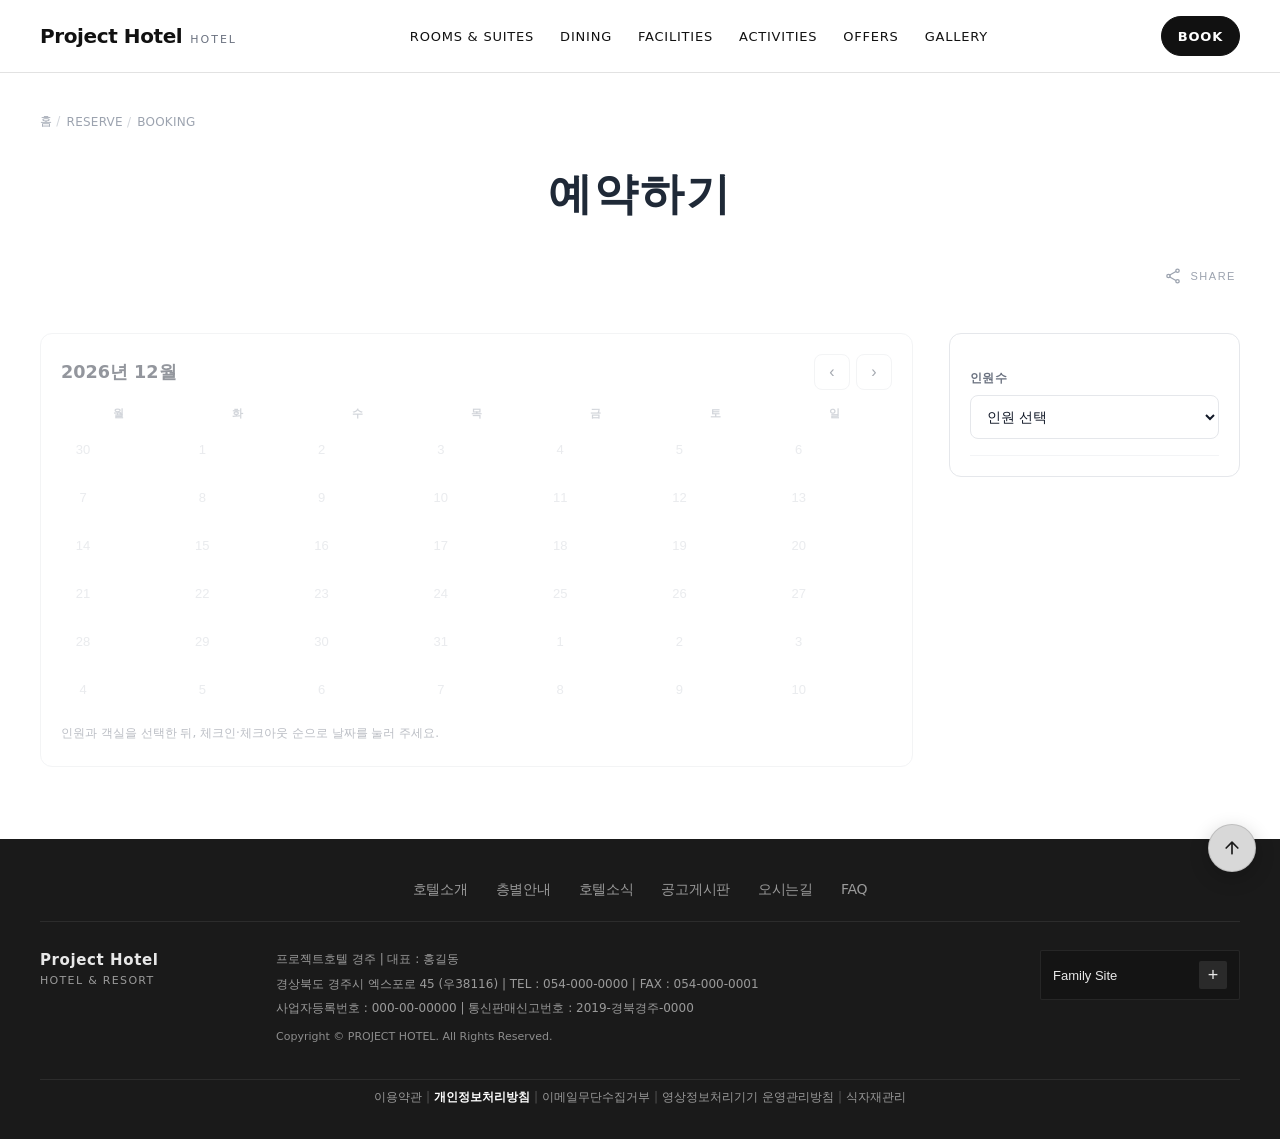
<file: reserve.html>
<!DOCTYPE html>
<html lang="ko">
<head>
    <meta charset="UTF-8">
    <meta name="viewport" content="width=device-width, initial-scale=1.0">
    <title>예약하기 — Project Hotel</title>
    <link rel="stylesheet" href="./css/header.css">
    <link rel="stylesheet" href="./css/footer.css">
    <link rel="stylesheet" href="./css/sub.css">
    <link rel="stylesheet" href="./css/reserve.css">
</head>
<body>
    <header class="site-header" role="banner" data-nav-open="false">
        <div class="mobile-overlay" data-nav-overlay aria-hidden="true"></div>
        <div class="container">
            <div class="header-inner">
                <a class="brand" href="./index.html" aria-label="Project Hotel 홈으로">
                    <span class="brand-title">Project Hotel</span>
                    <span class="brand-sub">Hotel</span>
                </a>
                <nav class="primary-nav" id="primaryNav" aria-label="주요 메뉴">
                    <ul class="nav-list">
                        <li><a class="nav-link" href="./sub01.html">ROOMS &amp; SUITES</a></li>
                        <li><a class="nav-link" href="./sub02.html">DINING</a></li>
                        <li><a class="nav-link" href="./sub03.html">FACILITIES</a></li>
                        <li><a class="nav-link" href="./sub04.html">ACTIVITIES</a></li>
                        <li><a class="nav-link" href="./sub05.html">OFFERS</a></li>
                        <li><a class="nav-link" href="./sub06.html">GALLERY</a></li>
                    </ul>
                </nav>
                <div class="header-actions">
                    <button class="btn btn-ghost nav-toggle" type="button" aria-label="메뉴 열기" aria-controls="primaryNav" aria-expanded="false" data-nav-toggle>
                        <span class="nav-toggle-inner" aria-hidden="true">
                            <span class="nav-toggle-bar"></span>
                            <span class="nav-toggle-bar"></span>
                            <span class="nav-toggle-bar"></span>
                        </span>
                    </button>
                    <a class="btn btn-primary" href="#book">BOOK</a>
                </div>
            </div>
        </div>
    </header>
    <main>
        <section class="sub-visual" aria-labelledby="subVisualTitle">
            <div class="sub-visual-inner">
                <nav class="sub-visual-breadcrumb" aria-label="현재 위치">
                    <ol>
                        <li><a href="./index.html">홈</a></li>
                        <li>RESERVE</li>
                        <li>BOOKING</li>
                    </ol>
                </nav>
                <h1 id="subVisualTitle" class="sub-visual-title">예약하기</h1>
                <button type="button" class="sub-visual-share" data-share aria-label="페이지 공유">
                    <svg viewBox="0 0 24 24" fill="none" stroke="currentColor" stroke-width="1.75" aria-hidden="true">
                        <circle cx="18" cy="5" r="2.25" />
                        <circle cx="6" cy="12" r="2.25" />
                        <circle cx="18" cy="19" r="2.25" />
                        <path d="M7.7 10.7 15.3 6.3M7.7 13.3l7.6 4.4" stroke-linecap="round" />
                    </svg>
                    <span>SHARE</span>
                </button>
            </div>
        </section>

        <section class="main-content reserve-page" aria-label="객실 예약">
            <div class="reserve-layout" data-reserve-root>
                <div class="reserve-calendar-wrap reserve-calendar-wrap--locked" data-calendar-wrap>
                    <div class="reserve-calendar-header">
                        <h2 class="reserve-calendar-title" id="reserveCalTitle">2026년 1월</h2>
                        <div class="reserve-cal-nav">
                            <button type="button" data-cal-prev aria-label="이전 달">‹</button>
                            <button type="button" data-cal-next aria-label="다음 달">›</button>
                        </div>
                    </div>
                    <div class="reserve-cal-weekdays" aria-hidden="true">
                        <span>월</span><span>화</span><span>수</span><span>목</span><span>금</span><span>토</span><span>일</span>
                    </div>
                    <div class="reserve-cal-grid" id="reserveCalGrid"></div>
                    <p class="reserve-cal-hint">인원과 객실을 선택한 뒤, 체크인·체크아웃 순으로 날짜를 눌러 주세요.</p>
                </div>

                <aside class="reserve-panel" aria-label="예약 정보 입력">
                    <div class="reserve-step" data-reserve-step="1">
                        <label class="reserve-step-label" for="reserveGuests">인원수</label>
                        <select id="reserveGuests" name="guests" autocomplete="off">
                            <option value="">인원 선택</option>
                            <option value="1">1명</option>
                            <option value="2">2명</option>
                            <option value="3">3명</option>
                            <option value="4">4명</option>
                            <option value="5">5명</option>
                            <option value="6">6명</option>
                        </select>
                    </div>

                    <div class="reserve-step" data-reserve-step="2" hidden>
                        <label class="reserve-step-label" for="reserveRoom">객실</label>
                        <select id="reserveRoom" name="room" disabled autocomplete="off">
                            <option value="">객실 유형 선택</option>
                            <option value="sky-deluxe-twin">스카이 디럭스 트윈</option>
                            <option value="deluxe-twin">디럭스 트윈</option>
                            <option value="sky-deluxe-double">스카이 디럭스 더블</option>
                            <option value="premier-twin">프리미어 트윈</option>
                            <option value="suite-family">스위트 패밀리</option>
                            <option value="exec-deluxe">이그제큐티브 디럭스</option>
                            <option value="family-twin">패밀리 트윈</option>
                            <option value="royal-suite">로얄 스위트</option>
                        </select>
                    </div>

                    <div class="reserve-step" data-reserve-step="3" hidden>
                        <span class="reserve-step-label">날짜 선택</span>
                        <div id="reserveDateSummary" class="reserve-date-summary" role="status">인원을 먼저 선택해 주세요.</div>
                    </div>

                    <div class="reserve-step" data-reserve-step="4" hidden>
                        <button type="button" class="reserve-submit" id="reserveSubmit" disabled>예약하기</button>
                    </div>
                </aside>
            </div>
        </section>
    </main>

    <footer class="site-footer" role="contentinfo">
        <div id="book" class="footer-book-anchor" aria-hidden="true"></div>
        <div class="footer-inner">
            <nav class="footer-top-nav" aria-label="푸터 안내 링크">
                <ul class="footer-top-list">
                    <li><a href="#">호텔소개</a></li>
                    <li><a href="#">층별안내</a></li>
                    <li><a href="#">호텔소식</a></li>
                    <li><a href="#">공고게시판</a></li>
                    <li><a href="#">오시는길</a></li>
                    <li><a href="#">FAQ</a></li>
                </ul>
            </nav>
            <hr class="footer-divider" />
            <div class="footer-main">
                <p class="footer-logo">Project Hotel<span>Hotel &amp; Resort</span></p>
                <div class="footer-info">
                    <p>프로젝트호텔 경주 | 대표 : 홍길동</p>
                    <p>경상북도 경주시 엑스포로 45 (우38116) | TEL : 054-000-0000 | FAX : 054-000-0001</p>
                    <p>사업자등록번호 : 000-00-00000 | 통신판매신고번호 : 2019-경북경주-0000</p>
                    <p class="footer-copy">Copyright © PROJECT HOTEL. All Rights Reserved.</p>
                </div>
                <div class="footer-family" data-family-site>
                    <button type="button" class="footer-family-toggle" data-family-toggle aria-expanded="false" aria-haspopup="true" aria-controls="footerFamilyList">
                        Family Site<span class="footer-family-icon" aria-hidden="true">+</span>
                    </button>
                    <ul id="footerFamilyList" class="footer-family-list" data-family-list hidden>
                        <li><a href="#" target="_blank" rel="noopener noreferrer">그룹 공식 사이트</a></li>
                        <li><a href="#" target="_blank" rel="noopener noreferrer">제휴 리조트</a></li>
                        <li><a href="#" target="_blank" rel="noopener noreferrer">멤버십 프로그램</a></li>
                    </ul>
                </div>
            </div>
            <nav class="footer-legal" aria-label="법적 고지">
                <a href="#">이용약관</a><span class="footer-legal-sep" aria-hidden="true">|</span>
                <a href="#" class="is-emphasis">개인정보처리방침</a><span class="footer-legal-sep" aria-hidden="true">|</span>
                <a href="#">이메일무단수집거부</a><span class="footer-legal-sep" aria-hidden="true">|</span>
                <a href="#">영상정보처리기기 운영관리방침</a><span class="footer-legal-sep" aria-hidden="true">|</span>
                <a href="#">식자재관리</a>
            </nav>
        </div>
        <button type="button" class="footer-back-top" data-back-top aria-label="맨 위로">
            <svg viewBox="0 0 24 24" fill="none" stroke="currentColor" stroke-width="2" aria-hidden="true">
                <path d="M12 19V5M5 12l7-7 7 7" stroke-linecap="round" stroke-linejoin="round" />
            </svg>
        </button>
    </footer>
    <script src="./js/header.js" defer></script>
    <script src="./js/sections.js" defer></script>
    <script src="./js/footer.js" defer></script>
    <script src="./js/sub.js" defer></script>
    <script src="./js/reserve.js" defer></script>
</body>
</html>
</file>
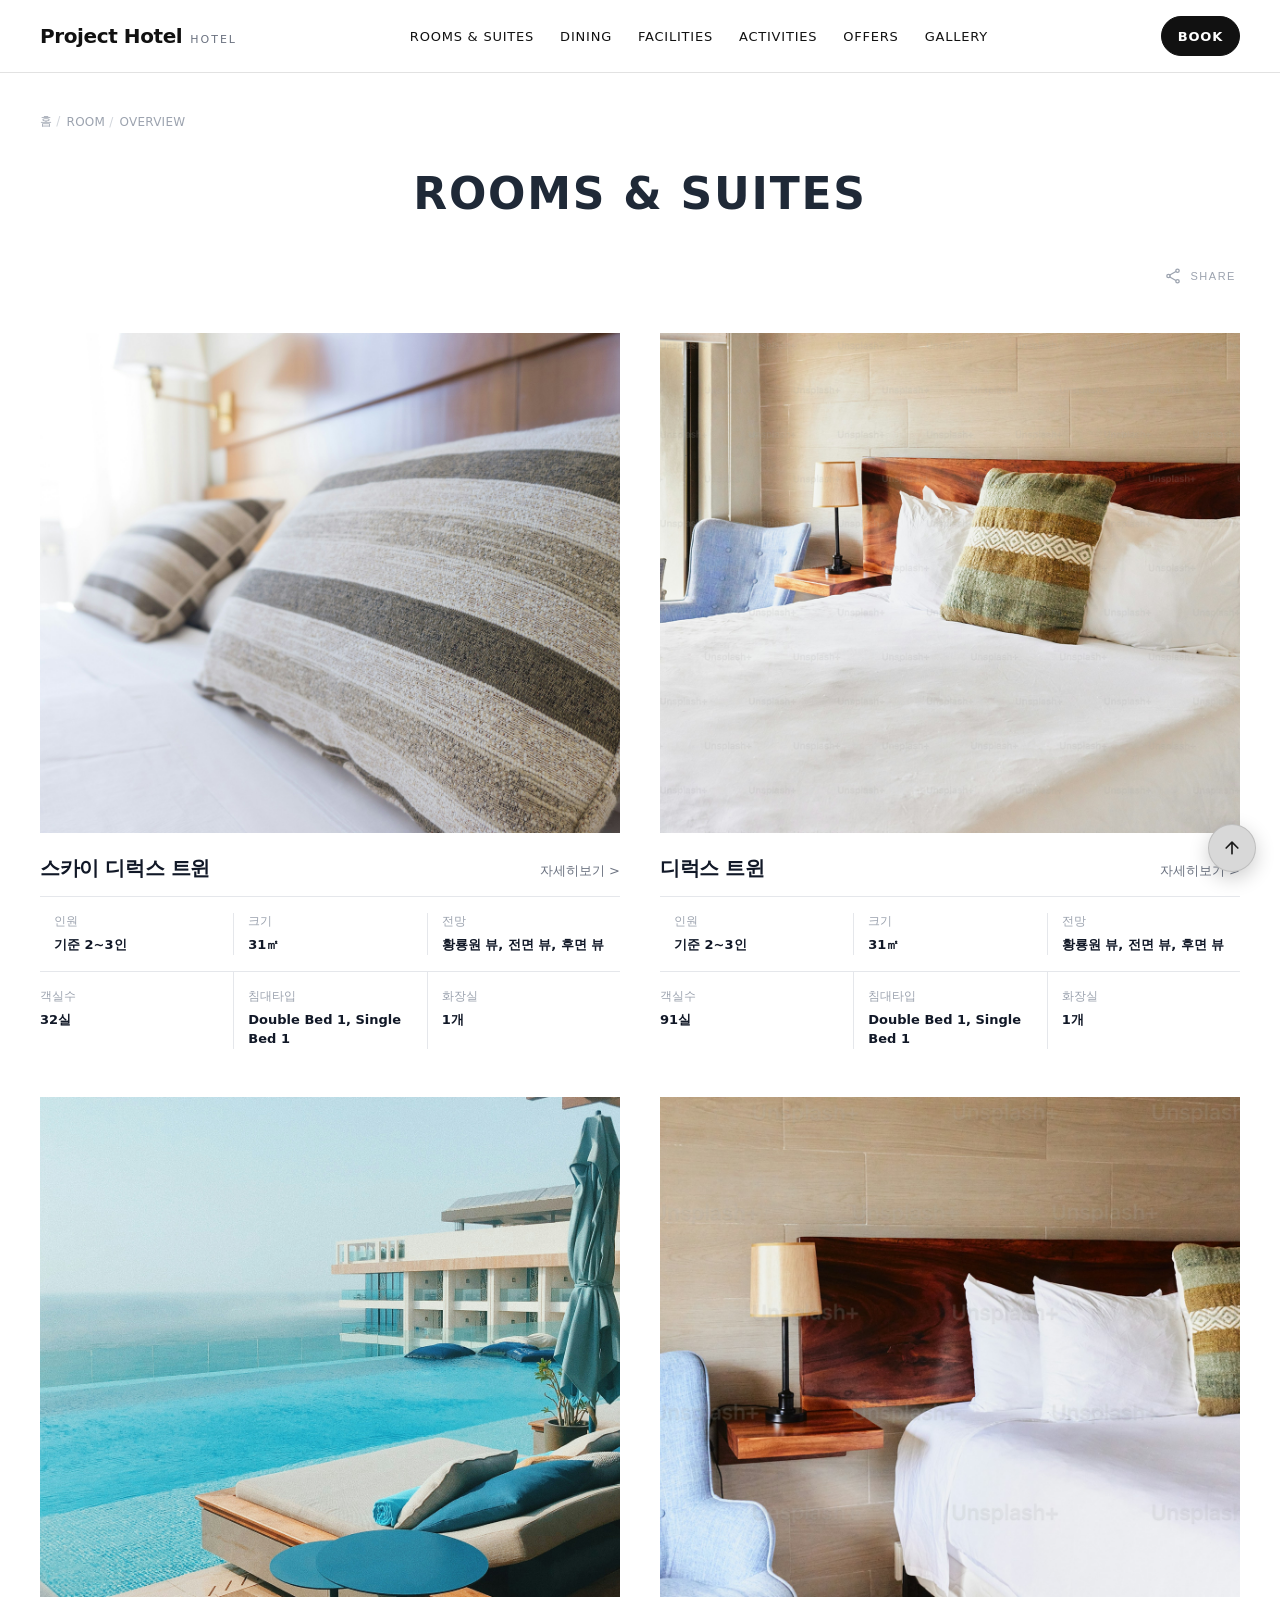
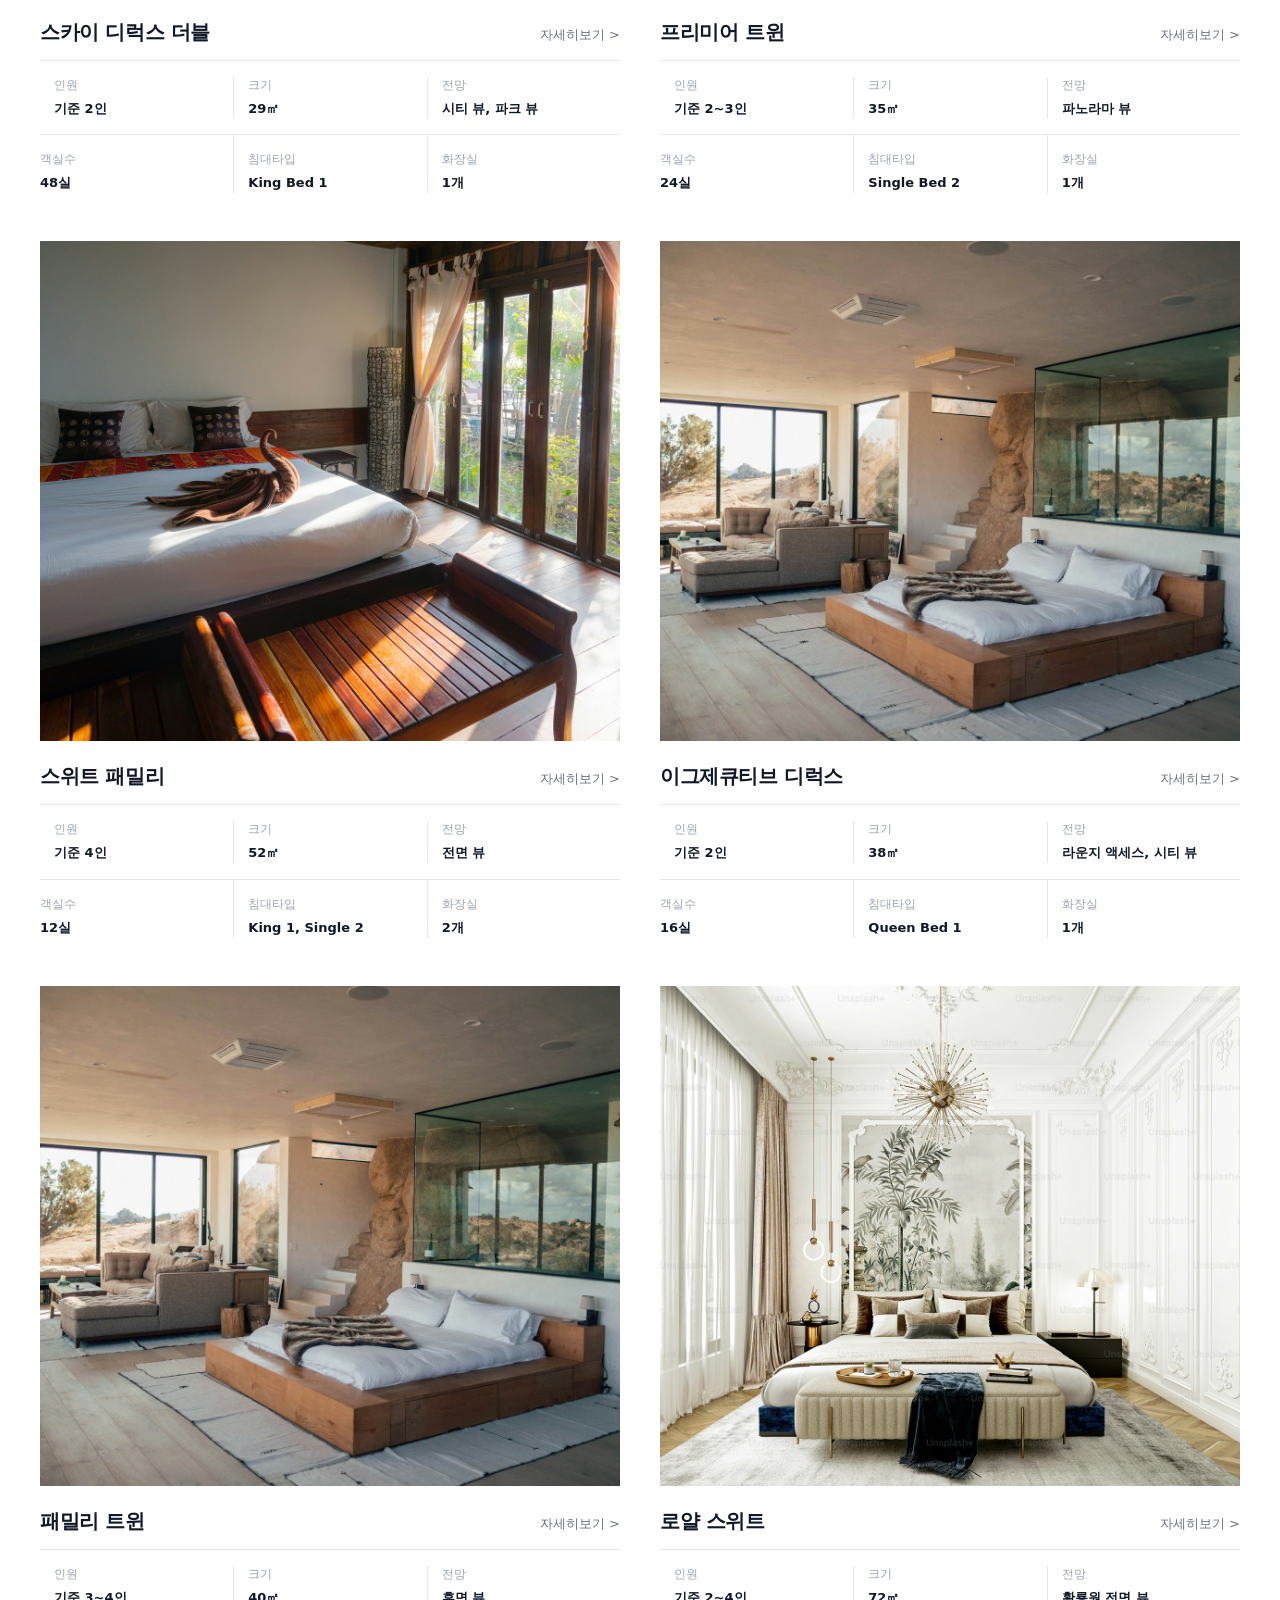
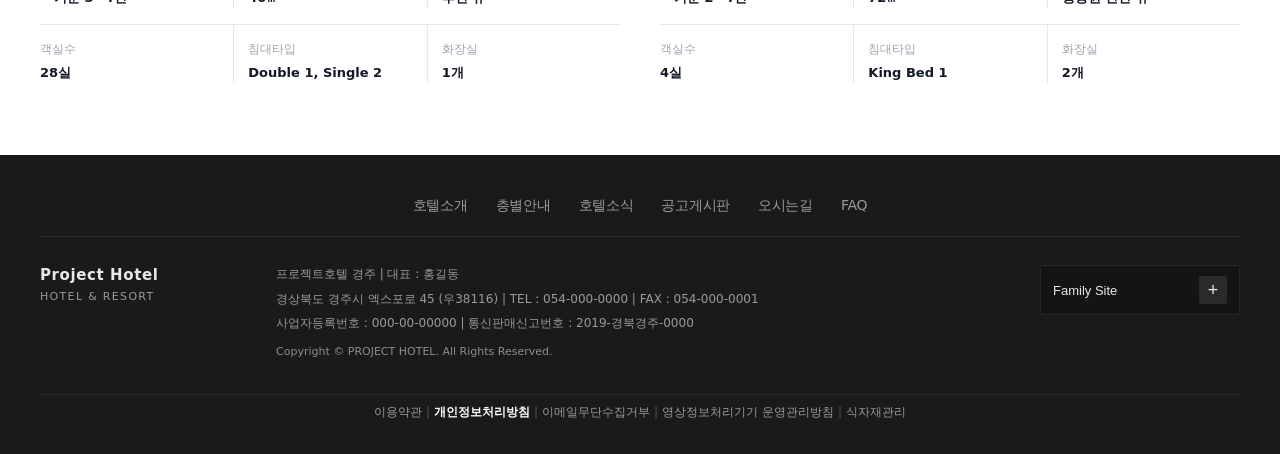
<file: sub01.html>
<!DOCTYPE html>
<html lang="ko">
<head>
    <meta charset="UTF-8">
    <meta name="viewport" content="width=device-width, initial-scale=1.0">
    <title>ROOMS &amp; SUITES — Project Hotel</title>
    <link rel="stylesheet" href="./css/header.css">
    <link rel="stylesheet" href="./css/footer.css">
    <link rel="stylesheet" href="./css/sub.css">
</head>
<body>
    <header class="site-header" role="banner" data-nav-open="false">
        <div class="mobile-overlay" data-nav-overlay aria-hidden="true"></div>
        <div class="container">
            <div class="header-inner">
                <a class="brand" href="./index.html" aria-label="Project Hotel 홈으로">
                    <span class="brand-title">Project Hotel</span>
                    <span class="brand-sub">Hotel</span>
                </a>

                <nav class="primary-nav" id="primaryNav" aria-label="주요 메뉴">
                    <ul class="nav-list">
                        <li><a class="nav-link" href="./sub01.html">ROOMS &amp; SUITES</a></li>
                        <li><a class="nav-link" href="./sub02.html">DINING</a></li>
                        <li><a class="nav-link" href="./sub03.html">FACILITIES</a></li>
                        <li><a class="nav-link" href="./sub04.html">ACTIVITIES</a></li>
                        <li><a class="nav-link" href="./sub05.html">OFFERS</a></li>
                        <li><a class="nav-link" href="./sub06.html">GALLERY</a></li>
                    </ul>
                </nav>

                <div class="header-actions">
                    <button
                        class="btn btn-ghost nav-toggle"
                        type="button"
                        aria-label="메뉴 열기"
                        aria-controls="primaryNav"
                        aria-expanded="false"
                        data-nav-toggle
                    >
                        <span class="nav-toggle-inner" aria-hidden="true">
                            <span class="nav-toggle-bar"></span>
                            <span class="nav-toggle-bar"></span>
                            <span class="nav-toggle-bar"></span>
                        </span>
                    </button>
                    <a class="btn btn-primary" href="#book">BOOK</a>
                </div>
            </div>
        </div>
    </header>
    <main>
        <section class="sub-visual" aria-labelledby="subVisualTitle">
            <div class="sub-visual-inner">
                <nav class="sub-visual-breadcrumb" aria-label="현재 위치">
                    <ol>
                        <li><a href="./index.html">홈</a></li>
                        <li>ROOM</li>
                        <li>OVERVIEW</li>
                    </ol>
                </nav>
                <h1 id="subVisualTitle" class="sub-visual-title">ROOMS &amp; SUITES</h1>
                <button type="button" class="sub-visual-share" data-share aria-label="페이지 공유">
                    <svg viewBox="0 0 24 24" fill="none" stroke="currentColor" stroke-width="1.75" aria-hidden="true">
                        <circle cx="18" cy="5" r="2.25" />
                        <circle cx="6" cy="12" r="2.25" />
                        <circle cx="18" cy="19" r="2.25" />
                        <path d="M7.7 10.7 15.3 6.3M7.7 13.3l7.6 4.4" stroke-linecap="round" />
                    </svg>
                    <span>SHARE</span>
                </button>
            </div>
        </section>
        <section class="main-content" aria-label="객실 소개">
            <div class="main-content-inner">
                <ul class="room-grid">
                    <li>
                        <article class="room-card">
                            <a class="room-card__media" href="#">
                                <img src="./img/room_01.png" width="800" height="500" alt="스카이 디럭스 트윈 객실" />
                            </a>
                            <div class="room-card__head">
                                <h2 class="room-card__title">스카이 디럭스 트윈</h2>
                                <a class="room-card__link" href="#">자세히보기 &gt;</a>
                            </div>
                            <hr class="room-card__rule" />
                            <dl class="room-spec-grid">
                                <div class="room-spec"><dt>인원</dt><dd>기준 2~3인</dd></div>
                                <div class="room-spec"><dt>크기</dt><dd>31㎡</dd></div>
                                <div class="room-spec"><dt>전망</dt><dd>황룡원 뷰, 전면 뷰, 후면 뷰</dd></div>
                                <div class="room-spec"><dt>객실수</dt><dd>32실</dd></div>
                                <div class="room-spec"><dt>침대타입</dt><dd>Double Bed 1, Single Bed 1</dd></div>
                                <div class="room-spec"><dt>화장실</dt><dd>1개</dd></div>
                            </dl>
                        </article>
                    </li>
                    <li>
                        <article class="room-card">
                            <a class="room-card__media" href="#">
                                <img src="./img/room_02.png" width="800" height="500" alt="디럭스 트윈 객실" />
                            </a>
                            <div class="room-card__head">
                                <h2 class="room-card__title">디럭스 트윈</h2>
                                <a class="room-card__link" href="#">자세히보기 &gt;</a>
                            </div>
                            <hr class="room-card__rule" />
                            <dl class="room-spec-grid">
                                <div class="room-spec"><dt>인원</dt><dd>기준 2~3인</dd></div>
                                <div class="room-spec"><dt>크기</dt><dd>31㎡</dd></div>
                                <div class="room-spec"><dt>전망</dt><dd>황룡원 뷰, 전면 뷰, 후면 뷰</dd></div>
                                <div class="room-spec"><dt>객실수</dt><dd>91실</dd></div>
                                <div class="room-spec"><dt>침대타입</dt><dd>Double Bed 1, Single Bed 1</dd></div>
                                <div class="room-spec"><dt>화장실</dt><dd>1개</dd></div>
                            </dl>
                        </article>
                    </li>
                    <li>
                        <article class="room-card">
                            <a class="room-card__media" href="#">
                                <img src="./img/room_03.png" width="800" height="500" alt="스카이 디럭스 더블 객실" />
                            </a>
                            <div class="room-card__head">
                                <h2 class="room-card__title">스카이 디럭스 더블</h2>
                                <a class="room-card__link" href="#">자세히보기 &gt;</a>
                            </div>
                            <hr class="room-card__rule" />
                            <dl class="room-spec-grid">
                                <div class="room-spec"><dt>인원</dt><dd>기준 2인</dd></div>
                                <div class="room-spec"><dt>크기</dt><dd>29㎡</dd></div>
                                <div class="room-spec"><dt>전망</dt><dd>시티 뷰, 파크 뷰</dd></div>
                                <div class="room-spec"><dt>객실수</dt><dd>48실</dd></div>
                                <div class="room-spec"><dt>침대타입</dt><dd>King Bed 1</dd></div>
                                <div class="room-spec"><dt>화장실</dt><dd>1개</dd></div>
                            </dl>
                        </article>
                    </li>
                    <li>
                        <article class="room-card">
                            <a class="room-card__media" href="#">
                                <img src="./img/room_04.png" width="800" height="500" alt="프리미어 트윈 객실" />
                            </a>
                            <div class="room-card__head">
                                <h2 class="room-card__title">프리미어 트윈</h2>
                                <a class="room-card__link" href="#">자세히보기 &gt;</a>
                            </div>
                            <hr class="room-card__rule" />
                            <dl class="room-spec-grid">
                                <div class="room-spec"><dt>인원</dt><dd>기준 2~3인</dd></div>
                                <div class="room-spec"><dt>크기</dt><dd>35㎡</dd></div>
                                <div class="room-spec"><dt>전망</dt><dd>파노라마 뷰</dd></div>
                                <div class="room-spec"><dt>객실수</dt><dd>24실</dd></div>
                                <div class="room-spec"><dt>침대타입</dt><dd>Single Bed 2</dd></div>
                                <div class="room-spec"><dt>화장실</dt><dd>1개</dd></div>
                            </dl>
                        </article>
                    </li>
                    <li>
                        <article class="room-card">
                            <a class="room-card__media" href="#">
                                <img src="./img/room_05.png" width="800" height="500" alt="스위트 패밀리 객실" />
                            </a>
                            <div class="room-card__head">
                                <h2 class="room-card__title">스위트 패밀리</h2>
                                <a class="room-card__link" href="#">자세히보기 &gt;</a>
                            </div>
                            <hr class="room-card__rule" />
                            <dl class="room-spec-grid">
                                <div class="room-spec"><dt>인원</dt><dd>기준 4인</dd></div>
                                <div class="room-spec"><dt>크기</dt><dd>52㎡</dd></div>
                                <div class="room-spec"><dt>전망</dt><dd>전면 뷰</dd></div>
                                <div class="room-spec"><dt>객실수</dt><dd>12실</dd></div>
                                <div class="room-spec"><dt>침대타입</dt><dd>King 1, Single 2</dd></div>
                                <div class="room-spec"><dt>화장실</dt><dd>2개</dd></div>
                            </dl>
                        </article>
                    </li>
                    <li>
                        <article class="room-card">
                            <a class="room-card__media" href="#">
                                <img src="./img/room_06.png" width="800" height="500" alt="이그제큐티브 디럭스 객실" />
                            </a>
                            <div class="room-card__head">
                                <h2 class="room-card__title">이그제큐티브 디럭스</h2>
                                <a class="room-card__link" href="#">자세히보기 &gt;</a>
                            </div>
                            <hr class="room-card__rule" />
                            <dl class="room-spec-grid">
                                <div class="room-spec"><dt>인원</dt><dd>기준 2인</dd></div>
                                <div class="room-spec"><dt>크기</dt><dd>38㎡</dd></div>
                                <div class="room-spec"><dt>전망</dt><dd>라운지 액세스, 시티 뷰</dd></div>
                                <div class="room-spec"><dt>객실수</dt><dd>16실</dd></div>
                                <div class="room-spec"><dt>침대타입</dt><dd>Queen Bed 1</dd></div>
                                <div class="room-spec"><dt>화장실</dt><dd>1개</dd></div>
                            </dl>
                        </article>
                    </li>
                    <li>
                        <article class="room-card">
                            <a class="room-card__media" href="#">
                                <img src="./img/room_07.png" width="800" height="500" alt="패밀리 트윈 객실" />
                            </a>
                            <div class="room-card__head">
                                <h2 class="room-card__title">패밀리 트윈</h2>
                                <a class="room-card__link" href="#">자세히보기 &gt;</a>
                            </div>
                            <hr class="room-card__rule" />
                            <dl class="room-spec-grid">
                                <div class="room-spec"><dt>인원</dt><dd>기준 3~4인</dd></div>
                                <div class="room-spec"><dt>크기</dt><dd>40㎡</dd></div>
                                <div class="room-spec"><dt>전망</dt><dd>후면 뷰</dd></div>
                                <div class="room-spec"><dt>객실수</dt><dd>28실</dd></div>
                                <div class="room-spec"><dt>침대타입</dt><dd>Double 1, Single 2</dd></div>
                                <div class="room-spec"><dt>화장실</dt><dd>1개</dd></div>
                            </dl>
                        </article>
                    </li>
                    <li>
                        <article class="room-card">
                            <a class="room-card__media" href="#">
                                <img src="./img/room_08.png" width="800" height="500" alt="로얄 스위트 객실" />
                            </a>
                            <div class="room-card__head">
                                <h2 class="room-card__title">로얄 스위트</h2>
                                <a class="room-card__link" href="#">자세히보기 &gt;</a>
                            </div>
                            <hr class="room-card__rule" />
                            <dl class="room-spec-grid">
                                <div class="room-spec"><dt>인원</dt><dd>기준 2~4인</dd></div>
                                <div class="room-spec"><dt>크기</dt><dd>72㎡</dd></div>
                                <div class="room-spec"><dt>전망</dt><dd>황룡원 전면 뷰</dd></div>
                                <div class="room-spec"><dt>객실수</dt><dd>4실</dd></div>
                                <div class="room-spec"><dt>침대타입</dt><dd>King Bed 1</dd></div>
                                <div class="room-spec"><dt>화장실</dt><dd>2개</dd></div>
                            </dl>
                        </article>
                    </li>
                </ul>
            </div>
        </section>
    </main>
    <footer class="site-footer" role="contentinfo">
        <div id="book" class="footer-book-anchor" aria-hidden="true"></div>
        <div class="footer-inner">
            <nav class="footer-top-nav" aria-label="푸터 안내 링크">
                <ul class="footer-top-list">
                    <li><a href="#">호텔소개</a></li>
                    <li><a href="#">층별안내</a></li>
                    <li><a href="#">호텔소식</a></li>
                    <li><a href="#">공고게시판</a></li>
                    <li><a href="#">오시는길</a></li>
                    <li><a href="#">FAQ</a></li>
                </ul>
            </nav>

            <hr class="footer-divider" />

            <div class="footer-main">
                <p class="footer-logo">
                    Project Hotel
                    <span>Hotel &amp; Resort</span>
                </p>
                <div class="footer-info">
                    <p>프로젝트호텔 경주 | 대표 : 홍길동</p>
                    <p>경상북도 경주시 엑스포로 45 (우38116) | TEL : 054-000-0000 | FAX : 054-000-0001</p>
                    <p>사업자등록번호 : 000-00-00000 | 통신판매신고번호 : 2019-경북경주-0000</p>
                    <p class="footer-copy">Copyright © PROJECT HOTEL. All Rights Reserved.</p>
                </div>
                <div class="footer-family" data-family-site>
                    <button
                        type="button"
                        class="footer-family-toggle"
                        data-family-toggle
                        aria-expanded="false"
                        aria-haspopup="true"
                        aria-controls="footerFamilyList"
                    >
                        Family Site
                        <span class="footer-family-icon" aria-hidden="true">+</span>
                    </button>
                    <ul id="footerFamilyList" class="footer-family-list" data-family-list hidden>
                        <li><a href="#" target="_blank" rel="noopener noreferrer">그룹 공식 사이트</a></li>
                        <li><a href="#" target="_blank" rel="noopener noreferrer">제휴 리조트</a></li>
                        <li><a href="#" target="_blank" rel="noopener noreferrer">멤버십 프로그램</a></li>
                    </ul>
                </div>
            </div>

            <nav class="footer-legal" aria-label="법적 고지">
                <a href="#">이용약관</a>
                <span class="footer-legal-sep" aria-hidden="true">|</span>
                <a href="#" class="is-emphasis">개인정보처리방침</a>
                <span class="footer-legal-sep" aria-hidden="true">|</span>
                <a href="#">이메일무단수집거부</a>
                <span class="footer-legal-sep" aria-hidden="true">|</span>
                <a href="#">영상정보처리기기 운영관리방침</a>
                <span class="footer-legal-sep" aria-hidden="true">|</span>
                <a href="#">식자재관리</a>
            </nav>
        </div>

        <button type="button" class="footer-back-top" data-back-top aria-label="맨 위로">
            <svg viewBox="0 0 24 24" fill="none" stroke="currentColor" stroke-width="2" aria-hidden="true">
                <path d="M12 19V5M5 12l7-7 7 7" stroke-linecap="round" stroke-linejoin="round" />
            </svg>
        </button>
    </footer>
    <script src="./js/header.js" defer></script>
    <script src="./js/sections.js" defer></script>
    <script src="./js/footer.js" defer></script>
    <script src="./js/sub.js" defer></script>
</body>
</html>
</file>
<file: css/header.css>
:root {
  --container-max: 1200px;
  --header-height: 72px;
  --text: #111;
  --muted: #6b7280;
  --border: rgba(17, 17, 17, 0.12);
  --bg: #fff;
}

* {
  box-sizing: border-box;
}

body {
  margin: 0;
  font-family: system-ui, -apple-system, Segoe UI, Roboto, "Noto Sans KR", Arial, "Apple SD Gothic Neo",
    "Malgun Gothic", sans-serif;
  color: var(--text);
  background: var(--bg);
}

.container {
  width: min(var(--container-max), calc(100% - 48px));
  margin-inline: auto;
}

.site-header {
  position: sticky;
  top: 0;
  z-index: 50;
  background: var(--bg);
  border-bottom: 1px solid var(--border);
}

.header-inner {
  height: var(--header-height);
  display: flex;
  align-items: center;
  justify-content: space-between;
  gap: 16px;
}

.brand {
  display: inline-flex;
  align-items: baseline;
  gap: 8px;
  text-decoration: none;
  color: inherit;
  white-space: nowrap;
}

.brand-title {
  font-size: 20px;
  font-weight: 750;
  letter-spacing: -0.02em;
}

.brand-sub {
  font-size: 11px;
  color: var(--muted);
  letter-spacing: 0.18em;
  text-transform: uppercase;
}

.primary-nav {
  flex: 1;
  display: flex;
  justify-content: center;
}

.nav-list {
  list-style: none;
  padding: 0;
  margin: 0;
  display: flex;
  align-items: center;
  gap: 22px;
  flex-wrap: wrap;
  justify-content: center;
}

.nav-link {
  display: inline-block;
  padding: 10px 2px;
  text-decoration: none;
  color: inherit;
  font-size: 13px;
  letter-spacing: 0.06em;
  text-transform: uppercase;
}

.nav-link:hover,
.nav-link:focus-visible {
  text-decoration: underline;
  text-underline-offset: 5px;
}

.header-actions {
  display: flex;
  align-items: center;
  gap: 10px;
  white-space: nowrap;
}

.btn {
  display: inline-flex;
  align-items: center;
  justify-content: center;
  height: 40px;
  padding: 0 16px;
  border-radius: 999px;
  border: 1px solid rgba(17, 17, 17, 0.18);
  background: transparent;
  color: inherit;
  text-decoration: none;
  font-size: 13px;
  font-weight: 650;
  letter-spacing: 0.06em;
  text-transform: uppercase;
}

.btn-primary {
  background: #111;
  color: #fff;
  border-color: #111;
}

.btn-primary:hover,
.btn-primary:focus-visible {
  filter: brightness(1.08);
}

.btn-ghost {
  border-color: rgba(17, 17, 17, 0.18);
  background: transparent;
}

/* Desktop tighten */
@media (max-width: 860px) {
  .nav-list {
    gap: 14px;
  }

  .nav-link {
    font-size: 12px;
  }
}

/* Mobile hamburger */
.nav-toggle {
  display: none;
  width: 44px;
  padding: 0;
  border-radius: 999px;
}

.nav-toggle-inner {
  width: 18px;
  height: 12px;
  display: grid;
  align-content: space-between;
}

.nav-toggle-bar {
  height: 2px;
  border-radius: 999px;
  background: currentColor;
}

.mobile-overlay {
  position: fixed;
  inset: 0;
  background: rgba(0, 0, 0, 0.28);
  opacity: 0;
  pointer-events: none;
  transition: opacity 160ms ease;
}

/* BOOK 예약 모달 */
.book-modal {
  position: fixed;
  inset: 0;
  z-index: 200;
  display: grid;
  place-items: center;
  padding: 24px;
  box-sizing: border-box;
}

.book-modal[hidden] {
  display: none !important;
}

.book-modal__backdrop {
  position: absolute;
  inset: 0;
  background: rgba(0, 0, 0, 0.5);
  cursor: pointer;
}

.book-modal__panel {
  position: relative;
  width: min(100%, 400px);
  padding: 28px 24px 24px;
  border-radius: 14px;
  background: #fff;
  color: #111;
  box-shadow: 0 24px 48px rgba(0, 0, 0, 0.2);
  outline: none;
}

.book-modal__title {
  margin: 0 0 20px;
  font-size: 1.25rem;
  font-weight: 700;
  letter-spacing: -0.02em;
  text-align: center;
}

.book-modal__actions {
  display: flex;
  flex-direction: column;
  gap: 10px;
}

.book-modal__cta {
  width: 100%;
  height: 44px;
  text-decoration: none;
  font-size: 14px;
  font-weight: 650;
  letter-spacing: 0.02em;
}

.book-modal__cta--outline {
  background: #fff;
  color: #111;
  border: 1px solid rgba(17, 17, 17, 0.22);
}

.book-modal__cta--outline:hover,
.book-modal__cta--outline:focus-visible {
  background: #f9fafb;
}

.book-modal__close {
  position: absolute;
  top: 10px;
  right: 10px;
  width: 40px;
  height: 40px;
  border: 0;
  border-radius: 999px;
  background: transparent;
  color: #6b7280;
  font-size: 26px;
  line-height: 1;
  cursor: pointer;
  display: grid;
  place-items: center;
}

.book-modal__close:hover,
.book-modal__close:focus-visible {
  background: #f3f4f6;
  color: #111;
  outline: none;
}

/* Full-page sections */
.hero-sections {
  scroll-snap-type: y mandatory;
}

.hero-section {
  position: relative;
  min-height: calc(100vh - var(--header-height));
  display: flex;
  align-items: center;
  justify-content: center;
  color: #fff;
  background-size: cover;
  background-position: center;
  background-repeat: no-repeat;
  scroll-snap-align: start;
  scroll-margin-top: var(--header-height);
  isolation: isolate;
}

.hero-section-1 {
  background-image: url("../img/bg02_01.png");
}

.hero-section-2 {
  background-image: url("../img/bg02_02.png");
}

.hero-section-dining {
  background-image: url("../img/bg02_05.png");
}

.hero-section-3 {
  background-image: url("../img/bg02_03.png");
}

.hero-section-4 {
  background-image: url("../img/bg02_04.png");
}

.hero-overlay {
  position: absolute;
  inset: 0;
  z-index: -1;
  background: radial-gradient(ellipse at center, rgba(0, 0, 0, 0.35) 0%, rgba(0, 0, 0, 0.55) 100%);
}

.hero-content {
  width: 100%;
  padding: clamp(24px, 5vh, 48px) 0;
  text-align: center;
  display: flex;
  flex-direction: column;
  align-items: center;
}

.hero-kicker {
  margin: 0 0 10px;
  font-size: 12px;
  letter-spacing: 0.16em;
  text-transform: uppercase;
  opacity: 0.92;
}

.hero-title {
  margin: 0;
  font-size: clamp(30px, 6vw, 64px);
  line-height: 1.05;
  letter-spacing: 0.02em;
}

.hero-description {
  margin: 16px auto 26px;
  max-width: 560px;
  font-size: clamp(14px, 1.8vw, 18px);
  line-height: 1.6;
  color: rgba(255, 255, 255, 0.92);
}

/* 히어로: sections.js가 main에 .hero-scroll-anim 붙인 뒤에만 숨김 적용 (스크립트 미로드 시에도 글자 보임) */
main.hero-sections.hero-scroll-anim .hero-section:not(.is-inview) .hero-content > * {
  opacity: 0;
  transform: translateY(36px);
  filter: blur(8px);
}

main.hero-sections.hero-scroll-anim .hero-section.is-inview .hero-content > * {
  animation: heroContentReveal 0.88s cubic-bezier(0.075, 0.82, 0.165, 1) forwards;
}

main.hero-sections.hero-scroll-anim .hero-section.is-inview .hero-content > *:nth-child(1) {
  animation-delay: 0.06s;
}

main.hero-sections.hero-scroll-anim .hero-section.is-inview .hero-content > *:nth-child(2) {
  animation-delay: 0.18s;
}

main.hero-sections.hero-scroll-anim .hero-section.is-inview .hero-content > *:nth-child(3) {
  animation-delay: 0.3s;
}

main.hero-sections.hero-scroll-anim .hero-section.is-inview .hero-content > *:nth-child(4) {
  animation-delay: 0.42s;
}

@keyframes heroContentReveal {
  to {
    opacity: 1;
    transform: translateY(0);
    filter: blur(0);
  }
}

main.hero-sections.hero-scroll-anim .hero-section-1.is-inview .hero-content .hero-title {
  animation:
    heroContentReveal 0.88s cubic-bezier(0.075, 0.82, 0.165, 1) 0.18s forwards,
    welcomeTitleGlow 2.4s ease-out 0.35s forwards;
}

@keyframes welcomeTitleGlow {
  0% {
    text-shadow: 0 0 0 rgba(255, 240, 200, 0);
  }

  100% {
    text-shadow:
      0 0 28px rgba(255, 230, 190, 0.45),
      0 0 64px rgba(255, 200, 140, 0.22);
  }
}

@media (prefers-reduced-motion: reduce) {
  main.hero-sections.hero-scroll-anim .hero-section:not(.is-inview) .hero-content > *,
  main.hero-sections.hero-scroll-anim .hero-section.is-inview .hero-content > * {
    animation: none;
    opacity: 1;
    transform: none;
    filter: none;
  }

  main.hero-sections.hero-scroll-anim .hero-section-1.is-inview .hero-content .hero-title {
    animation: none;
    text-shadow: none;
  }
}

/* 모바일에서는 중앙 nav를 드롭다운으로 */
@media (max-width: 768px) {
  .header-inner {
    justify-content: space-between;
  }

  .primary-nav {
    position: absolute;
    left: 0;
    right: 0;
    top: 100%;
    background: var(--bg);
    border-bottom: 1px solid var(--border);
    transform: translateY(-8px);
    opacity: 0;
    pointer-events: none;
    transition: transform 180ms ease, opacity 180ms ease;
  }

  .nav-list {
    width: min(var(--container-max), calc(100% - 48px));
    margin: 0 auto;
    padding: 12px 0 18px;
    flex-direction: column;
    align-items: flex-start;
    gap: 6px;
  }

  .nav-link {
    width: 100%;
    padding: 12px 2px;
    font-size: 13px;
    letter-spacing: 0.04em;
  }

  .nav-toggle {
    display: inline-flex;
    align-items: center;
    justify-content: center;
  }

  /* 모바일에서는 BOOK은 유지하되, 버튼과 햄버거 둘 다 보이게 */
  .header-actions {
    gap: 8px;
  }

  .site-header[data-nav-open="true"] .primary-nav {
    transform: translateY(0);
    opacity: 1;
    pointer-events: auto;
  }

  .site-header[data-nav-open="true"] .mobile-overlay {
    opacity: 1;
    pointer-events: auto;
  }

  /* 햄버거 -> X 간단 변형 */
  .site-header[data-nav-open="true"] .nav-toggle-inner {
    position: relative;
    height: 18px;
  }

  .site-header[data-nav-open="true"] .nav-toggle-bar:nth-child(1) {
    position: absolute;
    top: 50%;
    left: 0;
    right: 0;
    transform: translateY(-50%) rotate(45deg);
  }

  .site-header[data-nav-open="true"] .nav-toggle-bar:nth-child(2) {
    opacity: 0;
  }

  .site-header[data-nav-open="true"] .nav-toggle-bar:nth-child(3) {
    position: absolute;
    top: 50%;
    left: 0;
    right: 0;
    transform: translateY(-50%) rotate(-45deg);
  }

  .hero-section {
    min-height: calc(100dvh - var(--header-height));
    align-items: center;
    justify-content: center;
  }

  .hero-content {
    padding: clamp(20px, 4vh, 40px) 0;
  }

  .hero-description {
    max-width: 100%;
    margin: 14px auto 22px;
  }
}
</file>
<file: css/footer.css>
/* Site footer — dark reference layout */
.site-footer {
  --footer-bg: #1a1a1a;
  --footer-text: #9a9a9a;
  --footer-text-bright: #e8e8e8;
  --footer-border: rgba(255, 255, 255, 0.08);
  --footer-max: 1200px;
  position: relative;
  background: var(--footer-bg);
  color: var(--footer-text);
  font-size: 13px;
  line-height: 1.55;
  padding: 40px 0 32px;
}

.site-footer a {
  color: inherit;
  text-decoration: none;
}

.site-footer a:hover,
.site-footer a:focus-visible {
  color: var(--footer-text-bright);
  text-decoration: underline;
  text-underline-offset: 3px;
}

.footer-book-anchor {
  scroll-margin-top: var(--header-height, 72px);
}

.footer-inner {
  width: min(var(--footer-max), calc(100% - 48px));
  margin-inline: auto;
}

/* 상단 푸터 내비 */
.footer-top-nav {
  padding-bottom: 20px;
}

.footer-top-list {
  list-style: none;
  margin: 0;
  padding: 0;
  display: flex;
  flex-wrap: wrap;
  justify-content: center;
  gap: 10px 28px;
}

.footer-top-list a {
  font-size: 14px;
  letter-spacing: -0.02em;
}

.footer-divider {
  border: 0;
  height: 1px;
  margin: 0 0 28px;
  background: var(--footer-border);
}

/* 메인 그리드: 로고 | 정보 | 패밀리 */
.footer-main {
  display: grid;
  grid-template-columns: minmax(140px, 200px) 1fr auto;
  gap: 28px 36px;
  align-items: start;
  padding-bottom: 28px;
}

.footer-logo {
  margin: 0;
  font-size: 15px;
  font-weight: 700;
  letter-spacing: 0.04em;
  color: var(--footer-text-bright);
  line-height: 1.35;
}

.footer-logo span {
  display: block;
  font-size: 11px;
  font-weight: 500;
  letter-spacing: 0.12em;
  text-transform: uppercase;
  color: var(--footer-text);
  margin-top: 4px;
}

.footer-info {
  font-size: 12px;
  color: var(--footer-text);
}

.footer-info p {
  margin: 0 0 6px;
}

.footer-copy {
  margin-top: 10px !important;
  font-size: 11px;
  opacity: 0.9;
}

/* Family Site */
.footer-family {
  position: relative;
  min-width: 200px;
}

.footer-family-toggle {
  width: 100%;
  display: flex;
  align-items: center;
  justify-content: space-between;
  gap: 12px;
  padding: 10px 12px;
  border: 1px solid var(--footer-border);
  border-radius: 2px;
  background: #141414;
  color: var(--footer-text-bright);
  font-size: 13px;
  cursor: pointer;
  text-align: left;
}

.footer-family-toggle:hover,
.footer-family-toggle:focus-visible {
  border-color: rgba(255, 255, 255, 0.18);
  outline: none;
}

.footer-family-icon {
  flex: 0 0 28px;
  height: 28px;
  display: grid;
  place-items: center;
  background: #2a2a2a;
  color: var(--footer-text-bright);
  font-size: 18px;
  font-weight: 300;
  line-height: 1;
  border-radius: 2px;
  transition: transform 0.2s ease;
}

.footer-family[data-open="true"] .footer-family-icon {
  transform: rotate(45deg);
}

.footer-family-list {
  position: absolute;
  right: 0;
  left: 0;
  top: calc(100% + 6px);
  margin: 0;
  padding: 6px 0;
  list-style: none;
  background: #222;
  border: 1px solid var(--footer-border);
  border-radius: 2px;
  box-shadow: 0 10px 28px rgba(0, 0, 0, 0.45);
  z-index: 20;
}

.footer-family-list[hidden] {
  display: none;
}

.footer-family-list a {
  display: block;
  padding: 10px 14px;
  font-size: 12px;
}

.footer-family-list a:hover,
.footer-family-list a:focus-visible {
  background: rgba(255, 255, 255, 0.06);
}

/* 하단 법적 링크 */
.footer-legal {
  display: flex;
  flex-wrap: wrap;
  align-items: center;
  justify-content: center;
  gap: 6px 4px;
  padding-top: 8px;
  border-top: 1px solid var(--footer-border);
  font-size: 12px;
}

.footer-legal-sep {
  color: rgba(255, 255, 255, 0.25);
  user-select: none;
}

.footer-legal a.is-emphasis {
  color: #fff;
  font-weight: 600;
}

.footer-legal a.is-emphasis:hover,
.footer-legal a.is-emphasis:focus-visible {
  color: #fff;
}

/* 맨 위로 */
.footer-back-top {
  position: fixed;
  right: 24px;
  bottom: 28px;
  z-index: 40;
  width: 48px;
  height: 48px;
  border-radius: 50%;
  border: 1px solid rgba(0, 0, 0, 0.12);
  background: #d8d8d8;
  color: #1a1a1a;
  cursor: pointer;
  display: grid;
  place-items: center;
  box-shadow: 0 6px 20px rgba(0, 0, 0, 0.2);
  transition: transform 0.15s ease, background 0.15s ease;
}

.footer-back-top:hover,
.footer-back-top:focus-visible {
  background: #eaeaea;
  transform: translateY(-2px);
  outline: none;
}

.footer-back-top svg {
  width: 20px;
  height: 20px;
}

@media (max-width: 900px) {
  .footer-main {
    grid-template-columns: 1fr;
  }

  .footer-family {
    min-width: 100%;
    max-width: 320px;
  }
}

@media (prefers-reduced-motion: reduce) {
  .footer-back-top {
    transition: none;
  }

  .footer-back-top:hover,
  .footer-back-top:focus-visible {
    transform: none;
  }
}
</file>
<file: css/sub.css>
/* Sub page — sub visual (breadcrumb + title + share) */
.sub-visual {
  background: #fff;
  color: #111;
}

.sub-visual-inner {
  width: min(1200px, calc(100% - 48px));
  margin-inline: auto;
  display: grid;
  grid-template-rows: auto 1fr auto;
  align-items: center;
  min-height: clamp(220px, 28vh, 320px);
  padding: 40px 0 32px;
}

.sub-visual-breadcrumb {
  justify-self: start;
  align-self: start;
}

.sub-visual-breadcrumb ol {
  display: flex;
  flex-wrap: wrap;
  align-items: center;
  gap: 0 6px;
  margin: 0;
  padding: 0;
  list-style: none;
  font-size: 12px;
  letter-spacing: 0.02em;
  color: #9ca3af;
}

.sub-visual-breadcrumb a {
  color: inherit;
  text-decoration: none;
}

.sub-visual-breadcrumb a:hover,
.sub-visual-breadcrumb a:focus-visible {
  color: #4b5563;
  text-decoration: underline;
  text-underline-offset: 3px;
}

.sub-visual-breadcrumb li:not(:last-child)::after {
  content: " / ";
  color: #d1d5db;
}

.sub-visual-title {
  grid-row: 2;
  justify-self: center;
  align-self: center;
  margin: 0;
  text-align: center;
  font-size: clamp(28px, 4.2vw, 44px);
  font-weight: 700;
  letter-spacing: 0.04em;
  line-height: 1.15;
  color: #1f2937;
}

.sub-visual-share {
  grid-row: 3;
  justify-self: end;
  align-self: end;
  display: inline-flex;
  align-items: center;
  gap: 8px;
  padding: 8px 4px;
  border: 0;
  background: transparent;
  cursor: pointer;
  font-size: 11px;
  font-weight: 500;
  letter-spacing: 0.14em;
  text-transform: uppercase;
  color: #9ca3af;
}

.sub-visual-share:hover,
.sub-visual-share:focus-visible {
  color: #6b7280;
  outline: none;
}

.sub-visual-share svg {
  width: 18px;
  height: 18px;
}

@media (max-width: 600px) {
  .sub-visual-inner {
    min-height: 200px;
    padding: 28px 0 24px;
  }

  .sub-visual-title {
    font-size: clamp(22px, 6vw, 32px);
  }
}

/* Main — room cards (2 columns) */
.main-content {
  background: #fff;
  padding: 0 0 72px;
}

.main-content-inner {
  width: min(1200px, calc(100% - 48px));
  margin-inline: auto;
  padding-top: 8px;
}

.room-grid {
  list-style: none;
  margin: 0;
  padding: 0;
  display: grid;
  grid-template-columns: repeat(2, minmax(0, 1fr));
  gap: 48px 40px;
}

.room-card {
  margin: 0;
}

.room-card__media {
  display: block;
  overflow: hidden;
  background: #f3f4f6;
}

.room-card__media img {
  width: 100%;
  aspect-ratio: 16 / 10;
  object-fit: cover;
  display: block;
  transition: transform 0.45s ease;
}

.room-card__media:hover img,
.room-card__media:focus-visible img {
  transform: scale(1.03);
}

.room-card__media:focus-visible {
  outline: 2px solid #111;
  outline-offset: 2px;
}

.room-card__head {
  display: flex;
  align-items: baseline;
  justify-content: space-between;
  gap: 16px;
  padding: 22px 0 14px;
}

.room-card__title {
  margin: 0;
  font-size: clamp(17px, 2vw, 20px);
  font-weight: 700;
  letter-spacing: -0.02em;
  color: #111827;
}

.room-card__link {
  flex-shrink: 0;
  font-size: 13px;
  color: #6b7280;
  text-decoration: none;
  white-space: nowrap;
}

.room-card__link:hover,
.room-card__link:focus-visible {
  color: #111827;
  text-decoration: underline;
  text-underline-offset: 3px;
}

.room-card__rule {
  border: 0;
  height: 1px;
  margin: 0 0 16px;
  background: #e5e7eb;
}

.room-spec-grid {
  display: grid;
  grid-template-columns: repeat(3, minmax(0, 1fr));
  gap: 16px 0;
  margin: 0;
}

.room-spec {
  margin: 0;
  padding: 0 14px;
  min-width: 0;
}

.room-spec:not(:nth-child(3n + 1)) {
  border-left: 1px solid #e5e7eb;
}

.room-spec:nth-child(n + 4) {
  padding-top: 16px;
  border-top: 1px solid #e5e7eb;
}

.room-spec:nth-child(3n + 1):nth-child(n + 4) {
  border-left: 0;
  padding-left: 0;
}

.room-spec dt {
  margin: 0 0 6px;
  font-size: 12px;
  font-weight: 500;
  color: #9ca3af;
}

.room-spec dd {
  margin: 0;
  font-size: 13px;
  font-weight: 600;
  color: #111827;
  line-height: 1.45;
  word-break: keep-all;
}

@media (max-width: 768px) {
  .room-grid {
    grid-template-columns: 1fr;
    gap: 40px;
  }
}

@media (max-width: 520px) {
  .room-spec-grid {
    grid-template-columns: 1fr;
  }

  .room-spec {
    padding: 12px 0 !important;
    border-left: 0 !important;
  }

  .room-spec:not(:first-child) {
    border-top: 1px solid #e5e7eb;
  }

  .room-spec:nth-child(n + 4) {
    padding-top: 12px;
    border-top: 1px solid #e5e7eb;
  }
}

@media (prefers-reduced-motion: reduce) {
  .room-card__media img {
    transition: none;
  }

  .room-card__media:hover img,
  .room-card__media:focus-visible img {
    transform: none;
  }
}

/* Gallery (sub06) */
.gallery-grid {
  list-style: none;
  margin: 0;
  padding: 0;
  display: grid;
  grid-template-columns: repeat(2, minmax(0, 1fr));
  gap: 32px 28px;
}

.gallery-grid > li {
  margin: 0;
}

.gallery-card {
  margin: 0;
}

.gallery-card a {
  display: block;
  overflow: hidden;
  background: #f3f4f6;
  color: inherit;
  text-decoration: none;
}

.gallery-card a:focus-visible {
  outline: 2px solid #111;
  outline-offset: 2px;
}

.gallery-card img {
  width: 100%;
  aspect-ratio: 4 / 3;
  object-fit: cover;
  display: block;
  transition: transform 0.45s ease;
}

.gallery-card a:hover img,
.gallery-card a:focus-visible img {
  transform: scale(1.03);
}

.gallery-card figcaption {
  padding: 14px 8px 0;
  text-align: center;
  font-size: 14px;
  font-weight: 600;
  letter-spacing: -0.02em;
  color: #111827;
}

@media (max-width: 768px) {
  .gallery-grid {
    grid-template-columns: 1fr;
  }
}

@media (prefers-reduced-motion: reduce) {
  .gallery-card img {
    transition: none;
  }

  .gallery-card a:hover img,
  .gallery-card a:focus-visible img {
    transform: none;
  }
}

/* DINING (sub02) — 간단 메타 + 예약 링크 */
.main-content--dining .room-card__head {
  min-height: 2.25rem;
}

.room-card__link--reserve {
  font-size: 13px;
  color: #6b7280;
}

.room-card__link--reserve:hover,
.room-card__link--reserve:focus-visible {
  color: #111827;
}

.dining-meta {
  display: flex;
  flex-direction: column;
  gap: 10px;
  padding-top: 2px;
  font-size: 13px;
  line-height: 1.45;
  color: #4b5563;
}

.dining-meta__row {
  display: flex;
  align-items: flex-start;
  gap: 10px;
  margin: 0;
}

.dining-meta__icon {
  flex-shrink: 0;
  width: 18px;
  height: 18px;
  margin-top: 1px;
  color: #9ca3af;
}
</file>
<file: css/reserve.css>
/* 예약 페이지 — 달력 : 사이드 = 3 : 1 */
.reserve-page {
  padding-bottom: 72px;
}

.reserve-layout {
  display: grid;
  grid-template-columns: 3fr 1fr;
  gap: clamp(20px, 3vw, 36px);
  align-items: start;
  width: min(1200px, calc(100% - 48px));
  margin-inline: auto;
  padding-top: 8px;
}

.reserve-calendar-wrap {
  background: #fff;
  border: 1px solid #e5e7eb;
  border-radius: 12px;
  padding: 20px 20px 24px;
  min-height: 380px;
}

.reserve-calendar-wrap--locked {
  opacity: 0.45;
  pointer-events: none;
  user-select: none;
}

.reserve-calendar-header {
  display: flex;
  align-items: center;
  justify-content: space-between;
  gap: 12px;
  margin-bottom: 16px;
}

.reserve-calendar-title {
  margin: 0;
  font-size: 1.1rem;
  font-weight: 700;
  color: #111827;
}

.reserve-cal-nav {
  display: flex;
  gap: 6px;
}

.reserve-cal-nav button {
  width: 36px;
  height: 36px;
  border: 1px solid #e5e7eb;
  border-radius: 8px;
  background: #fff;
  cursor: pointer;
  font-size: 16px;
  line-height: 1;
  color: #374151;
}

.reserve-cal-nav button:hover,
.reserve-cal-nav button:focus-visible {
  background: #f9fafb;
  outline: none;
}

.reserve-cal-weekdays {
  display: grid;
  grid-template-columns: repeat(7, 1fr);
  gap: 4px;
  margin-bottom: 6px;
  font-size: 11px;
  font-weight: 600;
  color: #9ca3af;
  text-align: center;
}

.reserve-cal-grid {
  display: grid;
  grid-template-columns: repeat(7, 1fr);
  gap: 4px;
}

.reserve-cal-day {
  aspect-ratio: 1;
  max-height: 44px;
  border: 0;
  border-radius: 8px;
  background: transparent;
  font-size: 13px;
  color: #111827;
  cursor: pointer;
  padding: 0;
}

.reserve-cal-day:hover:not(:disabled),
.reserve-cal-day:focus-visible:not(:disabled) {
  background: #f3f4f6;
  outline: none;
}

.reserve-cal-day:disabled {
  color: #d1d5db;
  cursor: default;
}

.reserve-cal-day--muted {
  color: #cbd5e1;
}

.reserve-cal-day--in-range {
  background: #e5e7eb;
}

.reserve-cal-day--checkin,
.reserve-cal-day--checkout {
  background: #111;
  color: #fff;
}

.reserve-cal-hint {
  margin: 14px 0 0;
  font-size: 12px;
  color: #6b7280;
  line-height: 1.45;
}

.reserve-panel {
  background: #fff;
  border: 1px solid #e5e7eb;
  border-radius: 12px;
  padding: 20px;
  display: flex;
  flex-direction: column;
  gap: 0;
}

.reserve-step {
  padding: 16px 0;
  border-bottom: 1px solid #f3f4f6;
}

.reserve-step:last-of-type {
  border-bottom: 0;
}

.reserve-step[hidden] {
  display: none !important;
}

.reserve-step-label {
  display: block;
  margin: 0 0 8px;
  font-size: 12px;
  font-weight: 600;
  letter-spacing: 0.04em;
  text-transform: uppercase;
  color: #6b7280;
}

.reserve-step select,
.reserve-step .reserve-date-summary {
  width: 100%;
  min-height: 44px;
  padding: 0 12px;
  border: 1px solid #e5e7eb;
  border-radius: 8px;
  font-size: 14px;
  background: #fff;
  color: #111827;
}

.reserve-step select:disabled {
  background: #f9fafb;
  color: #9ca3af;
  cursor: not-allowed;
}

.reserve-date-summary {
  display: flex;
  align-items: center;
  line-height: 1.35;
}

.reserve-submit {
  margin-top: 8px;
  width: 100%;
  height: 48px;
  border: 0;
  border-radius: 999px;
  background: #111;
  color: #fff;
  font-size: 14px;
  font-weight: 650;
  cursor: pointer;
}

.reserve-submit:disabled {
  opacity: 0.45;
  cursor: not-allowed;
}

.reserve-submit:not(:disabled):hover,
.reserve-submit:not(:disabled):focus-visible {
  filter: brightness(1.08);
  outline: none;
}

@media (max-width: 960px) {
  .reserve-layout {
    grid-template-columns: 1fr;
  }

  .reserve-panel {
    order: -1;
  }
}

@media (prefers-reduced-motion: reduce) {
  .reserve-cal-day,
  .reserve-submit {
    transition: none;
  }
}
</file>
